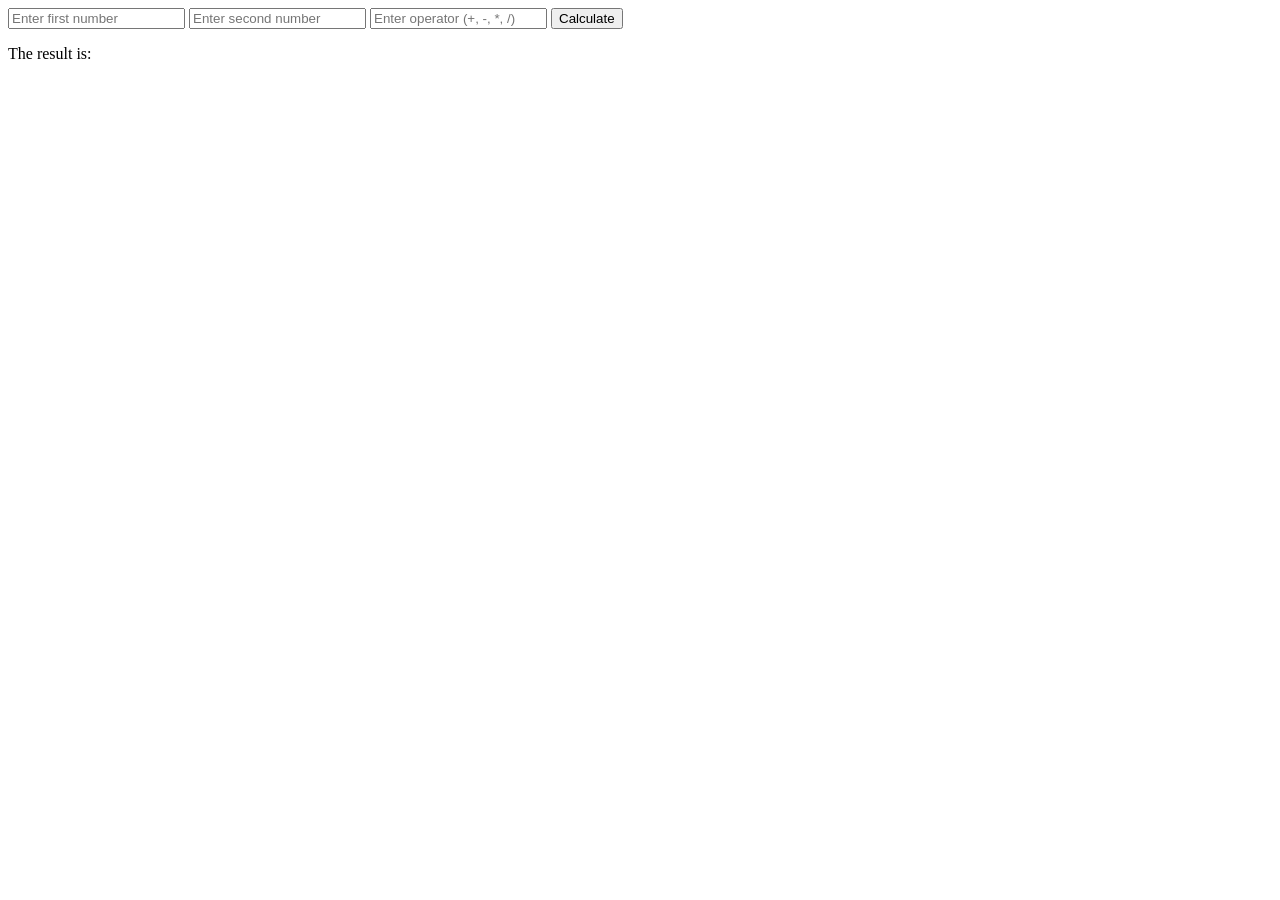
<file: index.html>
<!DOCTYPE html>
<html lang="en">
<head>
    <meta charset="UTF-8">
    <meta name="viewport" content="width=device-width, initial-scale=1.0">
    <script src="badcalculator.js"></script>
    <title>Document</title>
</head>
<body>
    <input type="number" id="input1" placeholder="Enter first number">
    <input type="number" id="input2" placeholder="Enter second number">
    <input type="text" id="operator" placeholder="Enter operator (+, -, *, /)">
    <button onclick="calculate()">Calculate</button>
    <p id="result"></p>The result is: </p>
</body>
</html>
</file>
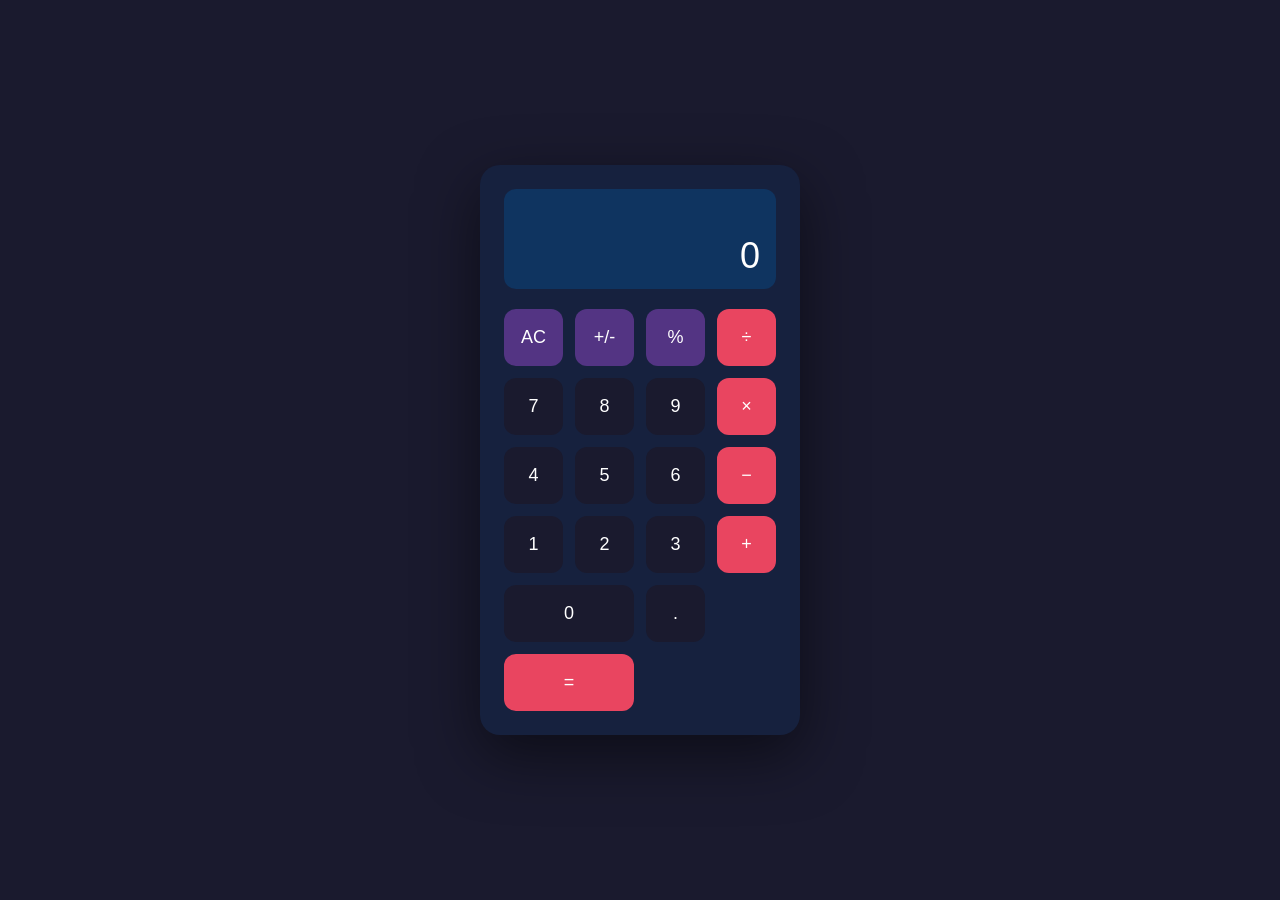
<file: calculator2.html>
<!DOCTYPE html>
<html lang="en">
<head>
    <meta charset="UTF-8">
    <meta name="viewport" content="width=device-width, initial-scale=1.0">
    <title>Kalkulator Sederhana</title>
    <link rel="stylesheet" href="style.css">
</head>
<body>
    <div class="calculator">
        <div class="display">
            <div class="expression" id="expression"></div>
            <div class="result" id="result">0</div>
        </div>
        <div class="buttons">
            <button class="btn-clear" onclick="clearAll()">AC</button>
            <button class="btn-special" onclick="toggleSign()">+/-</button>
            <button class="btn-special" onclick="percentage()">%</button>
            <button class="btn-operator" onclick="setOperator('/')">÷</button>

            <button class="btn-number" onclick="appendNumber('7')">7</button>
            <button class="btn-number" onclick="appendNumber('8')">8</button>
            <button class="btn-number" onclick="appendNumber('9')">9</button>
            <button class="btn-operator" onclick="setOperator('*')">×</button>

            <button class="btn-number" onclick="appendNumber('4')">4</button>
            <button class="btn-number" onclick="appendNumber('5')">5</button>
            <button class="btn-number" onclick="appendNumber('6')">6</button>
            <button class="btn-operator" onclick="setOperator('-')">−</button>

            <button class="btn-number" onclick="appendNumber('1')">1</button>
            <button class="btn-number" onclick="appendNumber('2')">2</button>
            <button class="btn-number" onclick="appendNumber('3')">3</button>
            <button class="btn-operator" onclick="setOperator('+')">+</button>

            <button class="btn-number" onclick="appendNumber('0')" style="grid-column: span 2;">0</button>
            <button class="btn-number" onclick="appendDecimal()">.</button>
            <button class="btn-equal" onclick="calculate()">=</button>
        </div>
    </div>

    <script src="kalkulator.js"></script>
</body>
</html>
</file>
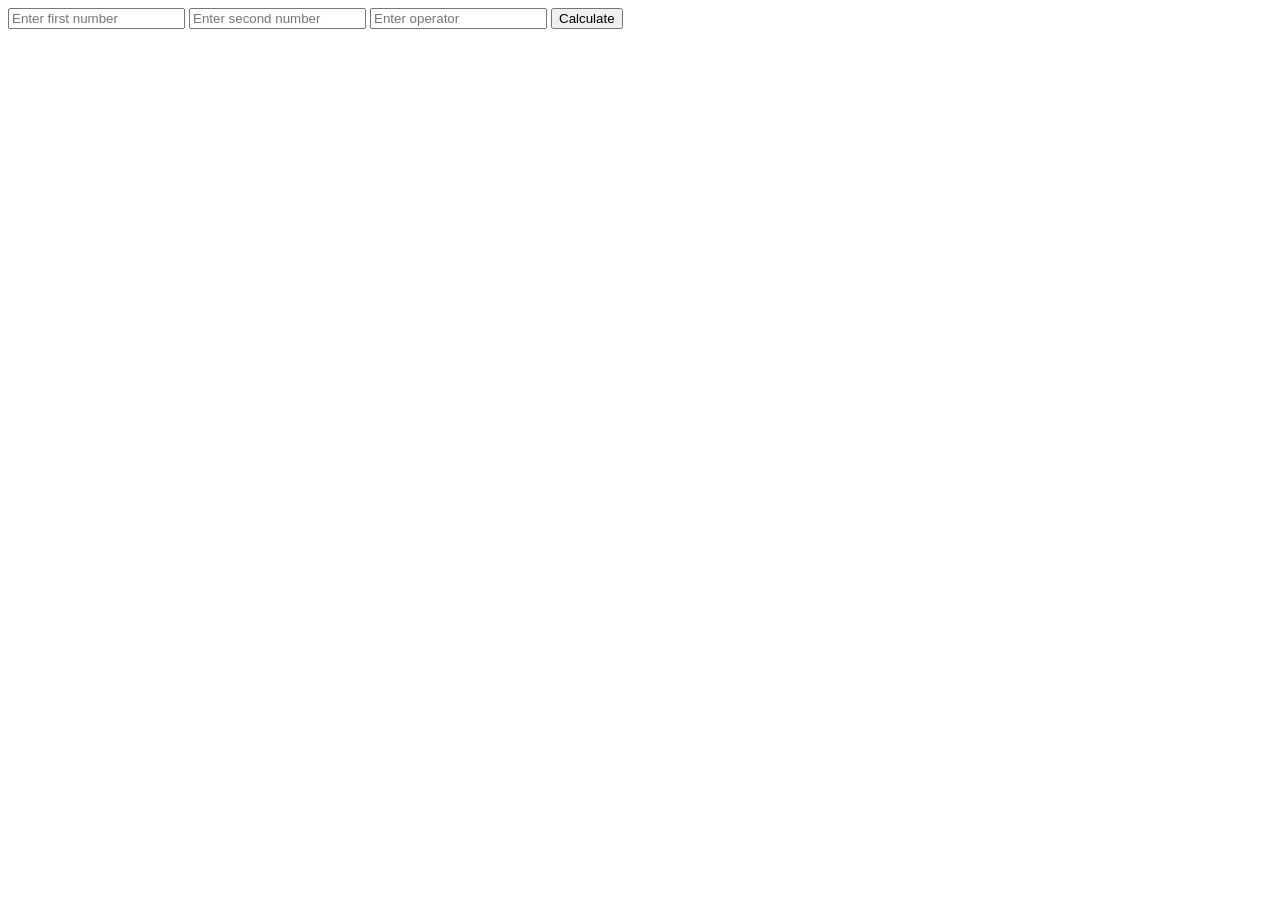
<file: kalkulatorrrr.html>
<!DOCTYPE html>
<html lang="en">
<head>
    <meta charset="UTF-8">
    <meta name="viewport" content="width=device-width, initial-scale=1.0">
    <title>Document</title>
</head>
<body>
    <input type="number" id="input1" placeholder="Enter first number">
    <input type="number" id="input2" placeholder="Enter second number">
    <input type="string" id="operator" placeholder="Enter operator">
    <button onclick="calculate()">Calculate</button>
    <div id="result"></div>

    <script>
        function calculate() {
            const num1 = parseFloat(document.getElementById('input1').value);
            const num2 = parseFloat(document.getElementById('input2').value);
            const operator = document.getElementById('operator').value;
            let result;

            switch (operator) {
                case '+':
                    result = num1 + num2;
                    break;
                case '-':
                    result = num1 - num2;
                    break;
                case '*':
                    result = num1 * num2;
                    break;
                case '/':
                    if (num2 !== 0) {
                        result = num1 / num2;
                    } else {
                        result = 'Error: Division by zero';
                    }
                    break;
                default:
                    result = 'Error: Invalid operator';
            }

            document.getElementById('result').innerText = `Result: ${result}`;
        }
    </script>
</body>
</html>
</file>
<file: style.css>
* {
            margin: 0;
            padding: 0;
            box-sizing: border-box;
        }

        body {
            display: flex;
            justify-content: center;
            align-items: center;
            min-height: 100vh;
            background: #1a1a2e;
            font-family: 'Segoe UI', sans-serif;
        }

        .calculator {
            background: #16213e;
            border-radius: 20px;
            padding: 24px;
            box-shadow: 0 20px 60px rgba(0, 0, 0, 0.5);
            width: 320px;
        }

        .display {
            background: #0f3460;
            border-radius: 12px;
            padding: 20px 16px 12px;
            margin-bottom: 20px;
            text-align: right;
        }

        .display .expression {
            color: #a0aec0;
            font-size: 14px;
            min-height: 20px;
            margin-bottom: 6px;
            overflow: hidden;
            text-overflow: ellipsis;
            white-space: nowrap;
        }

        .display .result {
            color: #ffffff;
            font-size: 36px;
            font-weight: 300;
            overflow: hidden;
            text-overflow: ellipsis;
            white-space: nowrap;
        }

        .buttons {
            display: grid;
            grid-template-columns: repeat(4, 1fr);
            gap: 12px;
        }

        button {
            border: none;
            border-radius: 12px;
            font-size: 18px;
            font-weight: 500;
            padding: 18px 0;
            cursor: pointer;
            transition: transform 0.1s, opacity 0.1s;
        }

        button:active {
            transform: scale(0.94);
            opacity: 0.85;
        }

        .btn-number {
            background: #1a1a2e;
            color: #ffffff;
        }

        .btn-operator {
            background: #e94560;
            color: #ffffff;
        }

        .btn-equal {
            background: #e94560;
            color: #ffffff;
            grid-column: span 2;
        }

        .btn-clear {
            background: #533483;
            color: #ffffff;
        }

        .btn-special {
            background: #533483;
            color: #ffffff;
        }

        button:hover {
            filter: brightness(1.15);
        }
</file>
